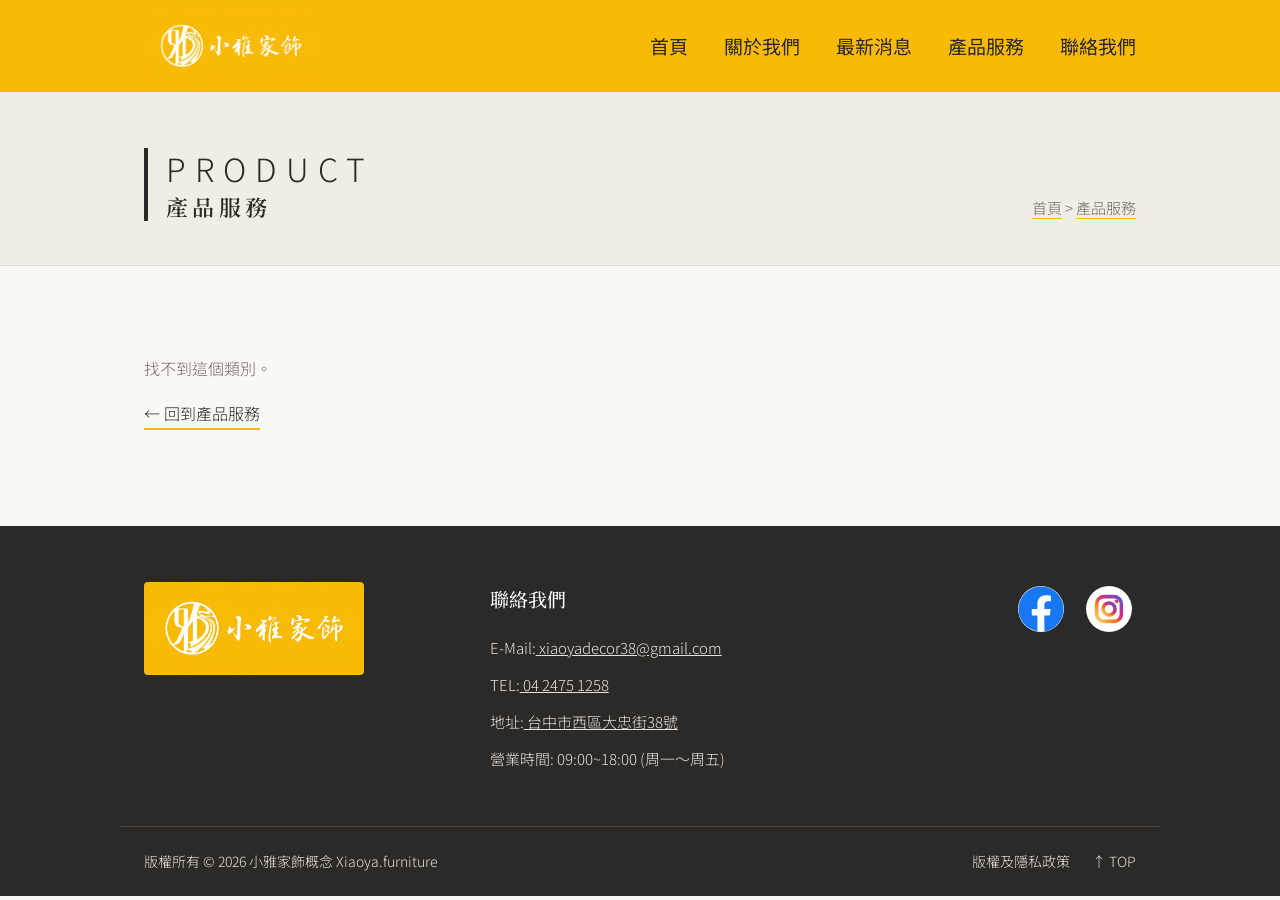
<file: category.html>
<!DOCTYPE html>
<html lang="zh-Hant"><head><meta charset="utf-8">
<meta name="viewport" content="width=device-width, initial-scale=1, viewport-fit=cover">
<title>產品服務｜小雅家飾概念</title>
<meta name="description" content="小雅家飾概念的產品類別與項目介紹，窗簾、壁紙、地板、皮革。">
<meta name="theme-color" content="#f9ba06">
<meta property="og:type" content="website">
<meta property="og:site_name" content="小雅家飾概念">
<meta property="og:locale" content="zh_TW">
<meta property="og:title" content="產品服務｜小雅家飾概念">
<meta property="og:description" content="小雅家飾概念的產品類別與項目介紹，窗簾、壁紙、地板、皮革。">
<meta property="og:image" content="https://www.xiaoya.com.tw/logo-wide.jpg">
<meta name="twitter:card" content="summary_large_image">
<link rel="icon" href="favicon.ico" sizes="48x48">
<link rel="icon" type="image/png" sizes="192x192" href="favicon-192.png">
<link rel="apple-touch-icon" href="favicon-192.png">
<link href="https://fonts.googleapis.com/css2?family=Noto+Sans+TC:wght@300;400;500&family=Noto+Serif+TC:wght@500;600&display=swap" rel="stylesheet">
<link rel="stylesheet" href="site.css"></head><body id="top">
<main id="m"></main>
<script src="site.js"></script>
<script>boot(d=>{
  const m=$('#m'),id=param('c'),p=(d.products||[]).find(x=>hid(x.name)===id);
  const sec=()=>{const s=el('section'),w=el('div');w.className='wrap';s.append(w);m.append(s);return w};
  if(!p){m.append(pageHead('PRODUCT','產品服務',[['首頁','index.html'],['產品服務','products.html']]));
    const w=sec();w.append(el('p','找不到這個類別。',{className:'empty'}),el('a','← 回到產品服務',{href:'products.html',className:'back'}));return}
  seo('台中'+p.name+'｜'+p.name+'產品服務｜小雅家飾概念',snip(p.desc,90)||('小雅家飾概念位於台中市西區，提供'+p.name+'的挑選、丈量與安裝諮詢。'),[['首頁',''],['產品服務','products.html'],[p.name,'category.html?c='+id]]);
  m.append(pageHead('PRODUCT',p.name,[['首頁','index.html'],['產品服務','products.html'],[p.name]]));
  const w=sec();
  if(p.desc){const l=el('div');l.className='lead';paras(l,p.desc);w.append(l)}
  const items=itemsOf(d,p);
  if(items.length){const g=el('div');g.className='grid';items.forEach(it=>catCard(g,it,'item.html?c='+id+'&i='+hid(it.name),it.name));w.append(g)}
  else{const pics=[p.image,...(p.gallery||[])].filter(Boolean);
    if(pics.length)w.append(photoGrid(pics,p.name));else w.append(el('p','項目整理中，敬請期待。',{className:'empty'}))}
  const c=el('p');c.className='more';c.style.textAlign='left';c.append(el('a','← 回到產品服務',{href:'products.html'}));w.append(c);
})</script></body></html>
</file>
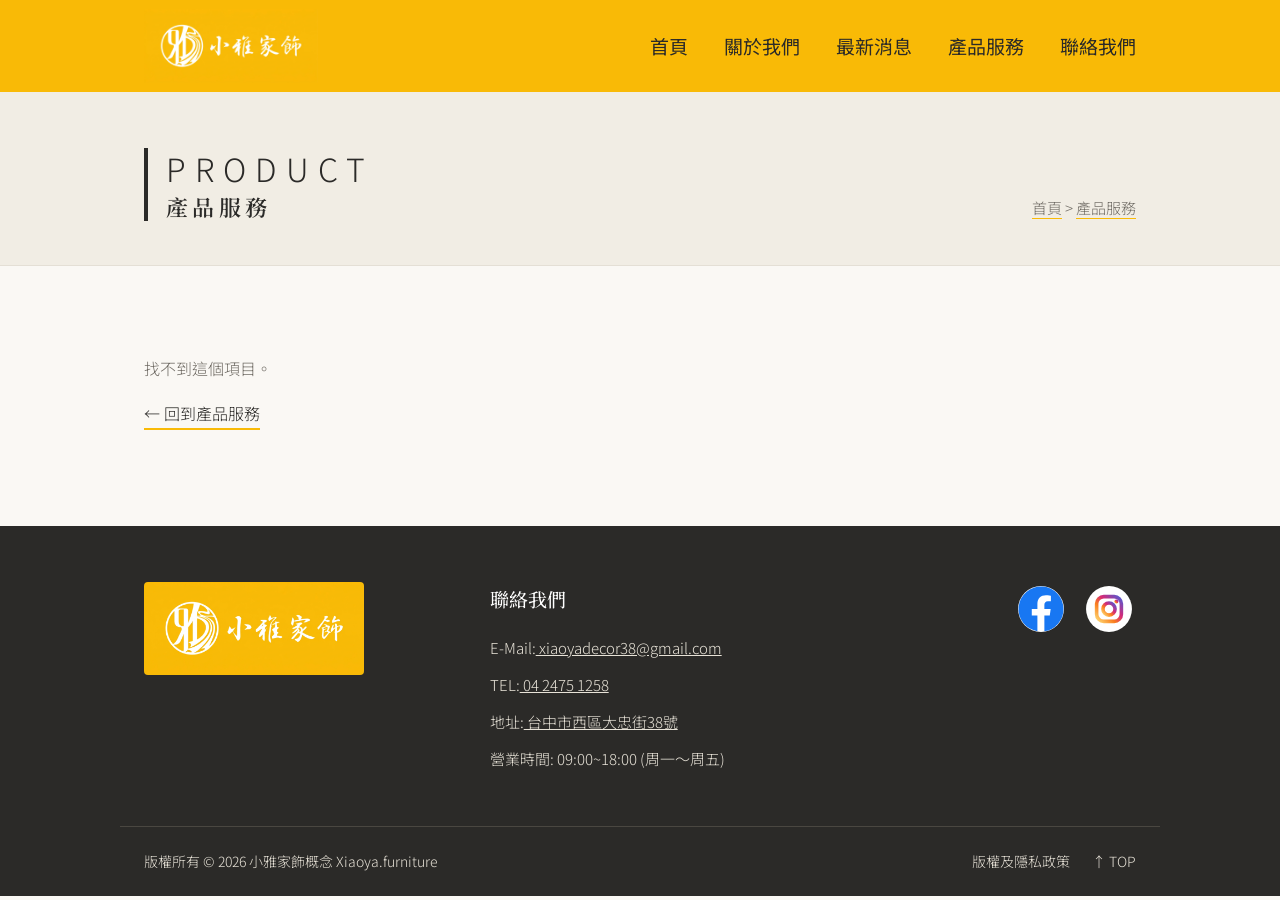
<file: item.html>
<!DOCTYPE html>
<html lang="zh-Hant"><head><meta charset="utf-8">
<meta name="viewport" content="width=device-width, initial-scale=1, viewport-fit=cover">
<title>產品服務｜小雅家飾概念</title>
<meta name="description" content="小雅家飾概念的產品項目介紹與實景照片。">
<meta name="theme-color" content="#f9ba06">
<meta property="og:type" content="website">
<meta property="og:site_name" content="小雅家飾概念">
<meta property="og:locale" content="zh_TW">
<meta property="og:title" content="產品服務｜小雅家飾概念">
<meta property="og:description" content="小雅家飾概念的產品項目介紹與實景照片。">
<meta property="og:image" content="https://www.xiaoya.com.tw/logo-wide.jpg">
<meta name="twitter:card" content="summary_large_image">
<link rel="icon" href="favicon.ico" sizes="48x48">
<link rel="icon" type="image/png" sizes="192x192" href="favicon-192.png">
<link rel="apple-touch-icon" href="favicon-192.png">
<link href="https://fonts.googleapis.com/css2?family=Noto+Sans+TC:wght@300;400;500&family=Noto+Serif+TC:wght@500;600&display=swap" rel="stylesheet">
<link rel="stylesheet" href="site.css"></head><body id="top">
<main id="m"></main>
<script src="site.js"></script>
<script>boot(d=>{
  const m=$('#m'),cid=param('c'),iid=param('i'),p=(d.products||[]).find(x=>hid(x.name)===cid),it=p&&itemsOf(d,p).find(x=>hid(x.name)===iid);
  const sec=()=>{const s=el('section'),w=el('div');w.className='wrap';s.append(w);m.append(s);return w};
  if(!it){m.append(pageHead('PRODUCT','產品服務',[['首頁','index.html'],['產品服務','products.html']]));
    const w=sec();w.append(el('p','找不到這個項目。',{className:'empty'}),el('a','← 回到產品服務',{href:'products.html',className:'back'}));return}
  const cu='category.html?c='+cid;
  seo(it.name+'｜台中'+p.name+'｜小雅家飾概念',snip(it.desc,100)||('小雅家飾概念位於台中市西區，提供'+it.name+'等'+p.name+'的挑選、丈量與安裝諮詢。'),[['首頁',''],['產品服務','products.html'],[p.name,'category.html?c='+cid],[it.name,'item.html?c='+cid+'&i='+iid]]);
  m.append(pageHead('PRODUCT',it.name,[['首頁','index.html'],['產品服務','products.html'],[p.name,cu],[it.name]]));
  const w=sec();
  const notice=d.product_notice===undefined||d.product_notice===null?NOTICE:d.product_notice;
  if(notice)w.append(el('p',notice,{className:'note'}));
  if(it.desc){const l=el('div');l.className='lead';paras(l,it.desc);w.append(l)}
  const fs=String(it.features||'').split(/\n/).map(x=>x.trim()).filter(Boolean);
  if(fs.length){const u=el('ul');u.className='feat';fs.forEach(f=>u.append(el('li',f)));w.append(u)}
  const pics=[...(it.photos||[])];if(!pics.length&&it.image)pics.push(it.image);
  if(pics.length)w.append(photoGrid(pics,it.name));else w.append(el('p','照片整理中，敬請期待。',{className:'empty'}));
  const cta=el('div');cta.className='cta';cta.append(el('h2','想了解更多？歡迎預約丈量與諮詢'),el('p','現場看樣、丈量與報價，我們都能協助。'));
  if(d.phone)cta.append(el('a','撥打電話 '+d.phone,{className:'btn',href:'tel:'+d.phone.replace(/[^\d+]/g,'').replace(/^0/,'+886')}));
  if(d.form_url)cta.append(el('a','我要諮詢／我要裝窗簾',{className:'btn o',href:d.form_url,target:'_blank',rel:'noopener'}));
  if(d.facebook)cta.append(el('a','Facebook 私訊',{className:'btn o',href:d.facebook,target:'_blank',rel:'noopener'}));
  cta.append(el('a','聯絡資訊',{className:'btn o',href:'#contact'}));w.append(cta);
  const sib=itemsOf(d,p);if(sib.length>1){const s=el('div');s.className='sib';s.append(el('h3','其他'+p.name+'項目'));
    sib.forEach(x=>{const a=el('a',x.name,{href:'item.html?c='+cid+'&i='+hid(x.name)});if(x===it)a.className='on';s.append(a)});w.append(s)}
})</script></body></html>
</file>
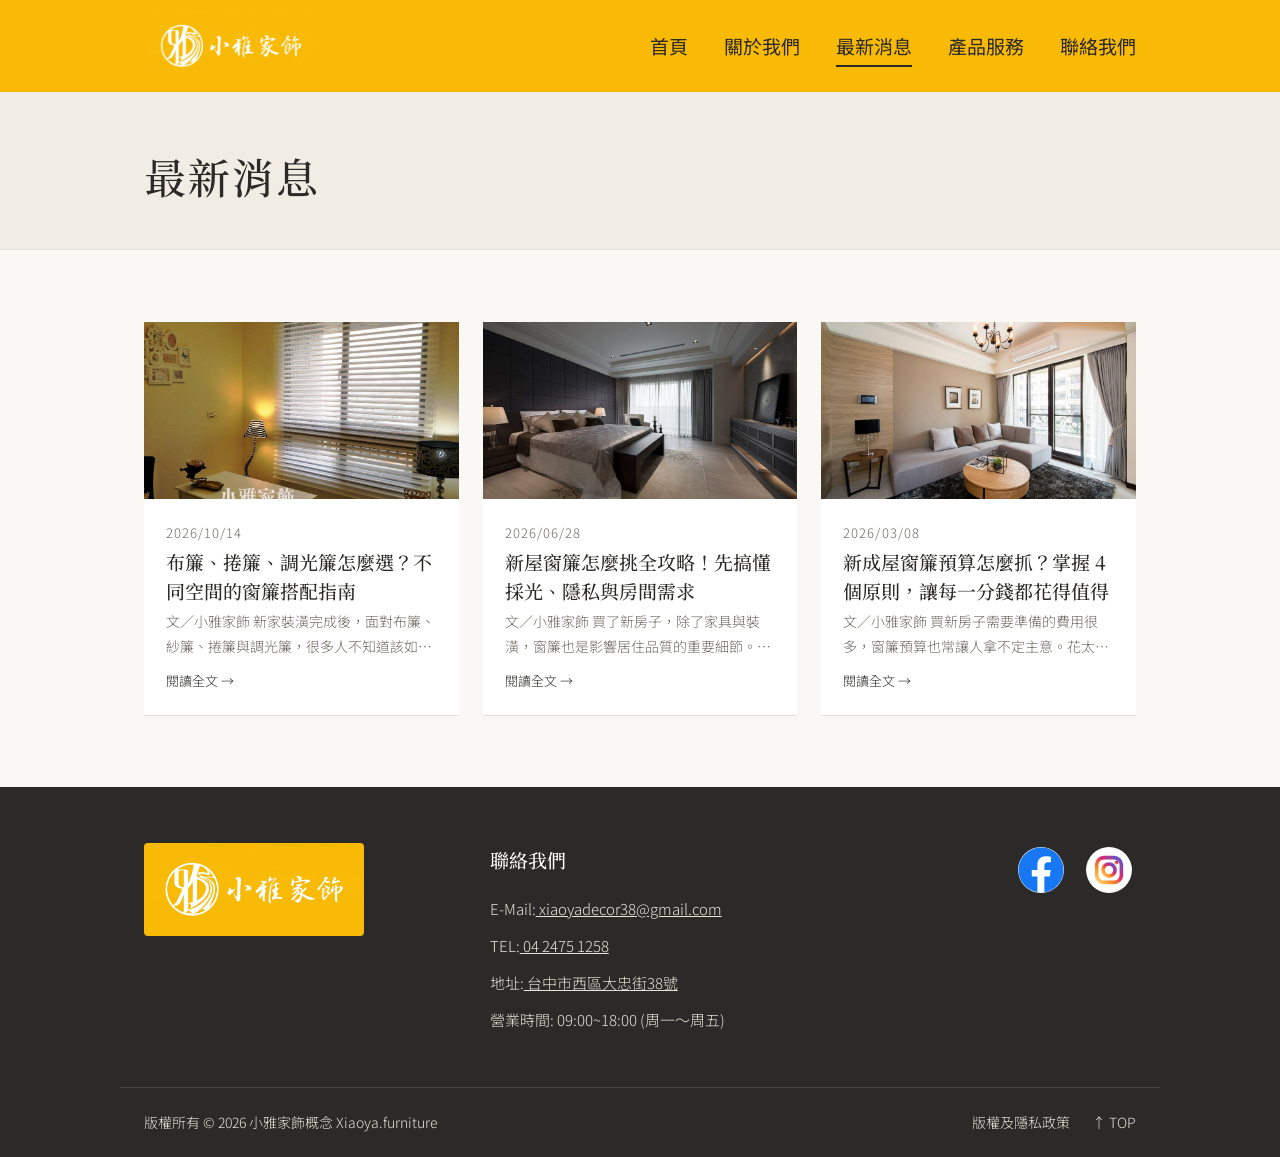
<file: news.html>
<!DOCTYPE html>
<html lang="zh-Hant"><head><meta charset="utf-8">
<meta name="viewport" content="width=device-width, initial-scale=1, viewport-fit=cover">
<title>最新消息｜小雅家飾概念</title>
<meta name="description" content="小雅家飾概念最新消息、活動與新品資訊。">
<meta name="theme-color" content="#f9ba06">
<meta property="og:type" content="website">
<meta property="og:site_name" content="小雅家飾概念">
<meta property="og:locale" content="zh_TW">
<meta property="og:title" content="最新消息｜小雅家飾概念">
<meta property="og:description" content="小雅家飾概念最新消息、活動與新品資訊。">
<meta property="og:image" content="https://www.xiaoya.com.tw/logo-wide.jpg">
<meta name="twitter:card" content="summary_large_image">
<meta property="og:url" content="https://www.xiaoya.com.tw/news.html">
<link rel="canonical" href="https://www.xiaoya.com.tw/news.html">
<link rel="icon" href="favicon.ico" sizes="48x48">
<link rel="icon" type="image/png" sizes="192x192" href="favicon-192.png">
<link rel="apple-touch-icon" href="favicon-192.png">
<link href="https://fonts.googleapis.com/css2?family=Noto+Sans+TC:wght@300;400;500&family=Noto+Serif+TC:wght@500;600&display=swap" rel="stylesheet">
<link rel="stylesheet" href="site.css"></head><body id="top">
<main id="m"></main>
<script src="site.js"></script>
<script>boot(d=>{
  const m=$('#m'),list=d.news||[],id=new URLSearchParams(location.search).get('id'),n=id&&list.find(x=>nid(x)===id);
  const head=t=>{const h=el('div');h.className='pagehead';h.innerHTML='<div class="wrap"><h1></h1></div>';h.querySelector('h1').textContent=t;m.append(h)};
  if(n){seo(n.title+'｜小雅家飾概念',n.summary||snip(n.body,100));
    const s=el('section'),w=el('div');w.className='wrap';const a=el('article');a.className='art';
    a.append(el('a','← 回到最新消息',{href:'news.html',className:'back'}));
    if(n.image)a.append(el('img','',{className:'cover',src:url(n.image),alt:n.title}));
    a.append(el('time',n.date),el('h1',n.title));paras(a,n.body);
    if((n.gallery||[]).length){const g=el('div');g.className='gal';const pics=n.gallery.map(p=>({src:url(p),cap:n.title}));
      pics.forEach((p,i)=>{const im=el('img','',{src:p.src,alt:n.title,loading:'lazy'});im.onclick=()=>openLb(pics,i);g.append(im)});a.append(g)}
    w.append(a);s.append(w);m.append(s)}
  else{head(d.news_title||'最新消息');
    const s=el('section'),w=el('div');w.className='wrap';const g=el('div');g.className='nl';
    if(!list.length)w.append(el('p','目前沒有消息，敬請期待。',{className:'empty'}));
    let shown=0;const more=el('p');more.className='more';const b=el('button','載入更多',{type:'button',className:'btn'});b.style.border='0';b.style.cursor='pointer';more.append(b);
    const next=()=>{list.slice(shown,shown+9).forEach(x=>g.append(newsCard(x)));shown+=9;more.hidden=shown>=list.length};
    b.onclick=next;w.append(g,more);s.append(w);m.append(s);next()}
})</script></body></html>
</file>
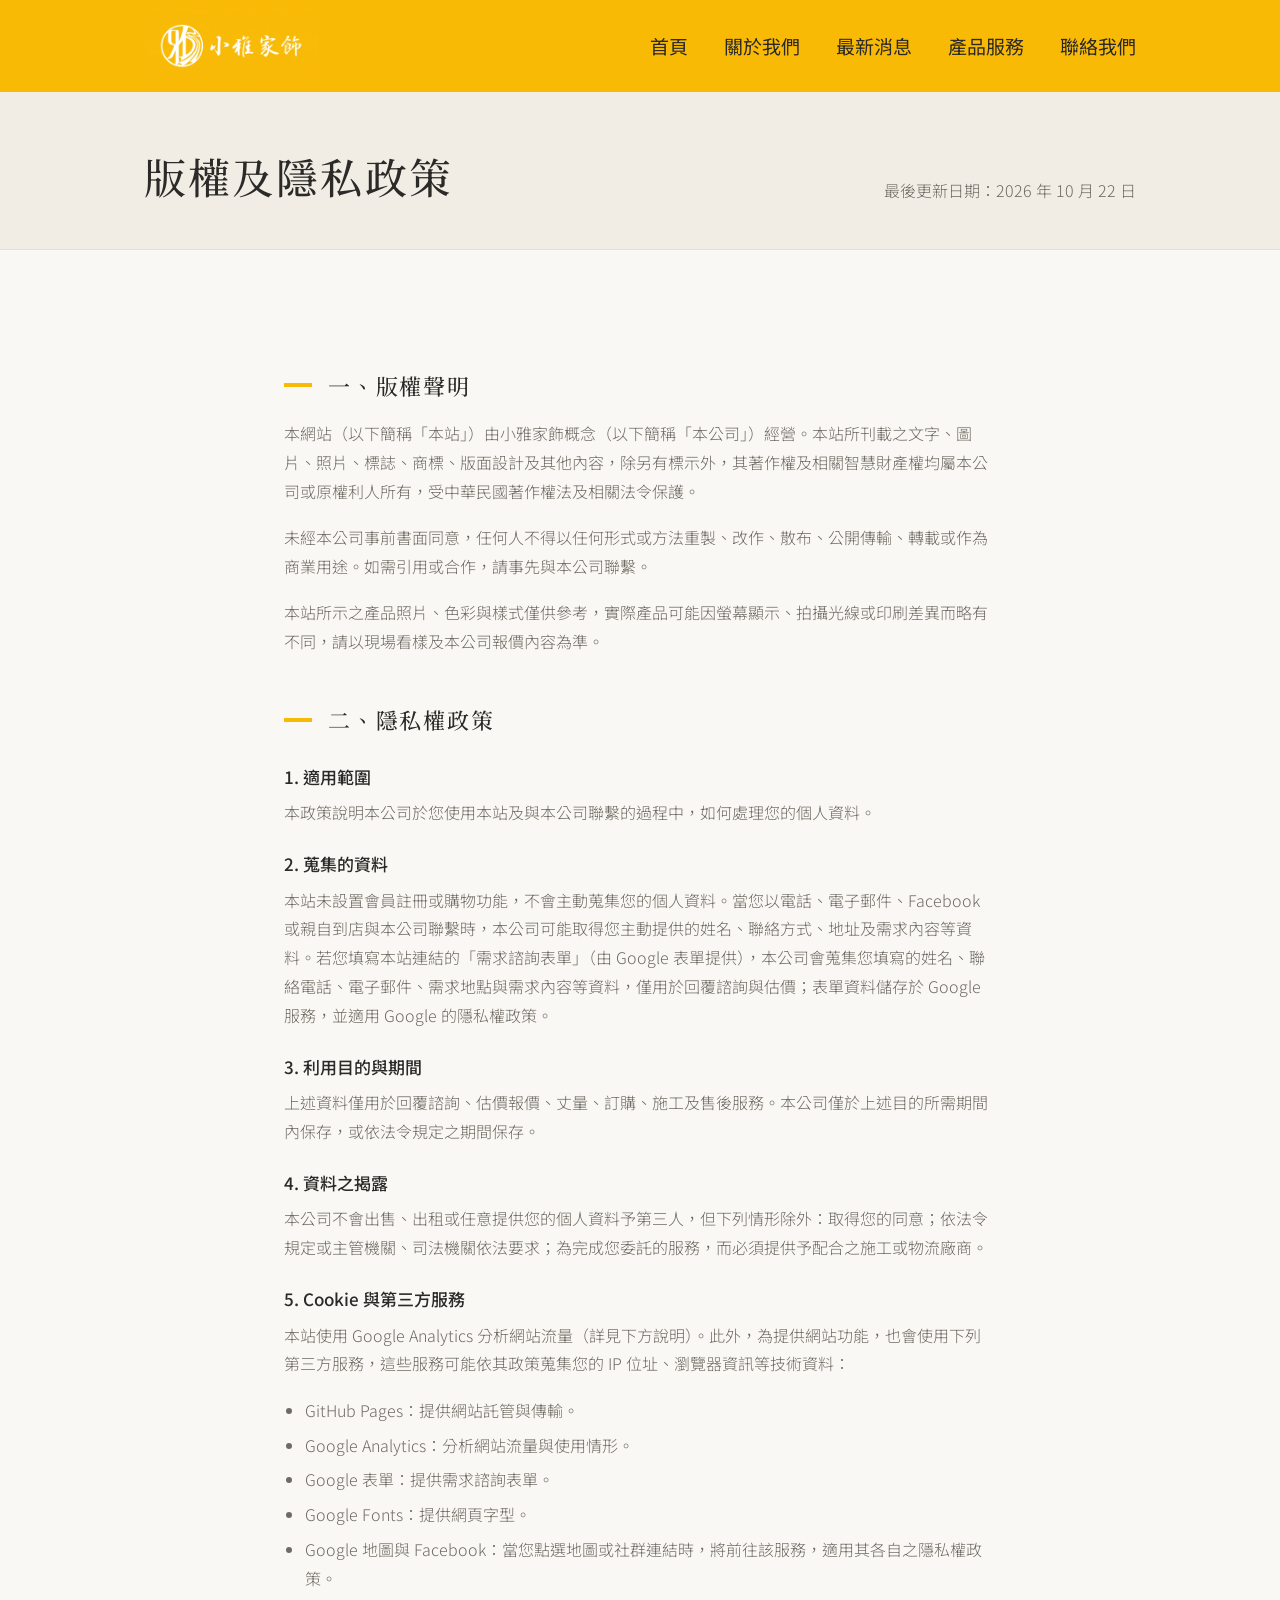
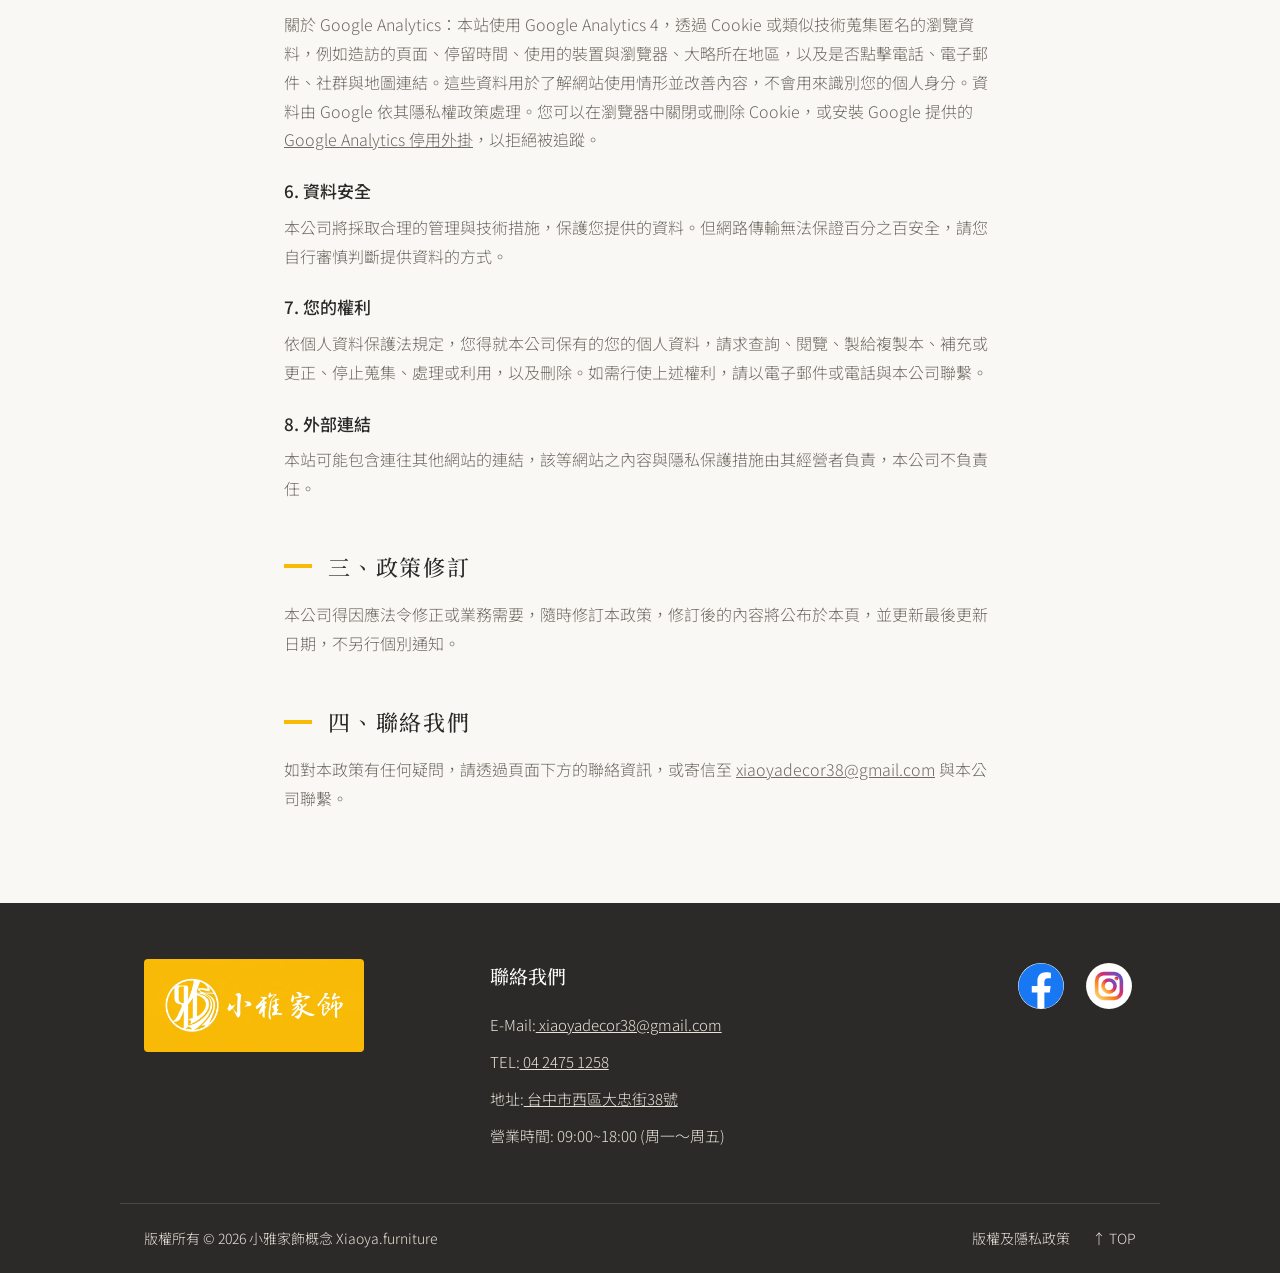
<file: privacy.html>
<!DOCTYPE html>
<html lang="zh-Hant"><head><meta charset="utf-8">
<meta name="viewport" content="width=device-width, initial-scale=1, viewport-fit=cover">
<title>版權及隱私政策｜小雅家飾概念</title>
<meta name="description" content="小雅家飾概念網站的版權聲明與隱私權政策。">
<meta name="theme-color" content="#f9ba06">
<meta property="og:type" content="website">
<meta property="og:site_name" content="小雅家飾概念">
<meta property="og:locale" content="zh_TW">
<meta property="og:title" content="版權及隱私政策｜小雅家飾概念">
<meta property="og:description" content="小雅家飾概念網站的版權聲明與隱私權政策。">
<meta property="og:image" content="https://www.xiaoya.com.tw/logo-wide.jpg">
<meta name="twitter:card" content="summary_large_image">
<meta property="og:url" content="https://www.xiaoya.com.tw/privacy.html">
<link rel="canonical" href="https://www.xiaoya.com.tw/privacy.html">
<link rel="icon" href="favicon.ico" sizes="48x48">
<link rel="icon" type="image/png" sizes="192x192" href="favicon-192.png">
<link rel="apple-touch-icon" href="favicon-192.png">
<link href="https://fonts.googleapis.com/css2?family=Noto+Sans+TC:wght@300;400;500&family=Noto+Serif+TC:wght@500;600&display=swap" rel="stylesheet">
<link rel="stylesheet" href="site.css"></head><body id="top">
<main><div class="pagehead"><div class="wrap"><h1>版權及隱私政策</h1><p>最後更新日期：2026 年 10 月 22 日</p></div></div>
<section><div class="wrap doc">
<h2>一、版權聲明</h2>
<p>本網站（以下簡稱「本站」）由小雅家飾概念（以下簡稱「本公司」）經營。本站所刊載之文字、圖片、照片、標誌、商標、版面設計及其他內容，除另有標示外，其著作權及相關智慧財產權均屬本公司或原權利人所有，受中華民國著作權法及相關法令保護。</p>
<p>未經本公司事前書面同意，任何人不得以任何形式或方法重製、改作、散布、公開傳輸、轉載或作為商業用途。如需引用或合作，請事先與本公司聯繫。</p>
<p>本站所示之產品照片、色彩與樣式僅供參考，實際產品可能因螢幕顯示、拍攝光線或印刷差異而略有不同，請以現場看樣及本公司報價內容為準。</p>
<h2>二、隱私權政策</h2>
<h3>1. 適用範圍</h3>
<p>本政策說明本公司於您使用本站及與本公司聯繫的過程中，如何處理您的個人資料。</p>
<h3>2. 蒐集的資料</h3>
<p>本站未設置會員註冊或購物功能，不會主動蒐集您的個人資料。當您以電話、電子郵件、Facebook 或親自到店與本公司聯繫時，本公司可能取得您主動提供的姓名、聯絡方式、地址及需求內容等資料。若您填寫本站連結的「需求諮詢表單」（由 Google 表單提供），本公司會蒐集您填寫的姓名、聯絡電話、電子郵件、需求地點與需求內容等資料，僅用於回覆諮詢與估價；表單資料儲存於 Google 服務，並適用 Google 的隱私權政策。</p>
<h3>3. 利用目的與期間</h3>
<p>上述資料僅用於回覆諮詢、估價報價、丈量、訂購、施工及售後服務。本公司僅於上述目的所需期間內保存，或依法令規定之期間保存。</p>
<h3>4. 資料之揭露</h3>
<p>本公司不會出售、出租或任意提供您的個人資料予第三人，但下列情形除外：取得您的同意；依法令規定或主管機關、司法機關依法要求；為完成您委託的服務，而必須提供予配合之施工或物流廠商。</p>
<h3>5. Cookie 與第三方服務</h3>
<p>本站使用 Google Analytics 分析網站流量（詳見下方說明）。此外，為提供網站功能，也會使用下列第三方服務，這些服務可能依其政策蒐集您的 IP 位址、瀏覽器資訊等技術資料：</p>
<ul><li>GitHub Pages：提供網站託管與傳輸。</li><li>Google Analytics：分析網站流量與使用情形。</li><li>Google 表單：提供需求諮詢表單。</li><li>Google Fonts：提供網頁字型。</li><li>Google 地圖與 Facebook：當您點選地圖或社群連結時，將前往該服務，適用其各自之隱私權政策。</li></ul>
<p>關於 Google Analytics：本站使用 Google Analytics 4，透過 Cookie 或類似技術蒐集匿名的瀏覽資料，例如造訪的頁面、停留時間、使用的裝置與瀏覽器、大略所在地區，以及是否點擊電話、電子郵件、社群與地圖連結。這些資料用於了解網站使用情形並改善內容，不會用來識別您的個人身分。資料由 Google 依其隱私權政策處理。您可以在瀏覽器中關閉或刪除 Cookie，或安裝 Google 提供的 <a href="https://tools.google.com/dlpage/gaoptout" target="_blank" rel="noopener">Google Analytics 停用外掛</a>，以拒絕被追蹤。</p>
<h3>6. 資料安全</h3>
<p>本公司將採取合理的管理與技術措施，保護您提供的資料。但網路傳輸無法保證百分之百安全，請您自行審慎判斷提供資料的方式。</p>
<h3>7. 您的權利</h3>
<p>依個人資料保護法規定，您得就本公司保有的您的個人資料，請求查詢、閱覽、製給複製本、補充或更正、停止蒐集、處理或利用，以及刪除。如需行使上述權利，請以電子郵件或電話與本公司聯繫。</p>
<h3>8. 外部連結</h3>
<p>本站可能包含連往其他網站的連結，該等網站之內容與隱私保護措施由其經營者負責，本公司不負責任。</p>
<h2>三、政策修訂</h2>
<p>本公司得因應法令修正或業務需要，隨時修訂本政策，修訂後的內容將公布於本頁，並更新最後更新日期，不另行個別通知。</p>
<h2>四、聯絡我們</h2>
<p>如對本政策有任何疑問，請透過頁面下方的聯絡資訊，或寄信至 <a href="mailto:xiaoyadecor38@gmail.com">xiaoyadecor38@gmail.com</a> 與本公司聯繫。</p>
</div></section></main>
<script src="site.js"></script><script>boot()</script></body></html>
</file>
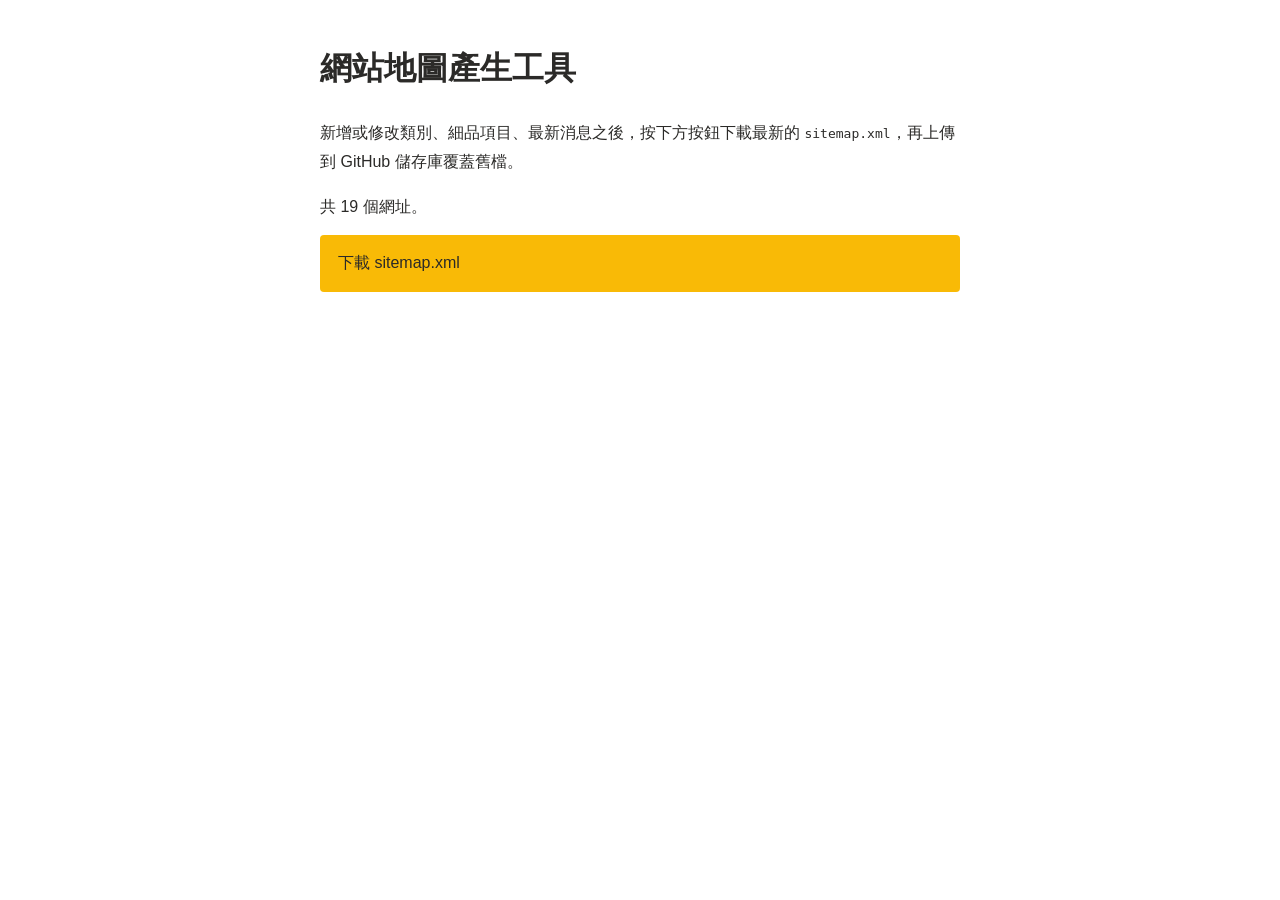
<file: sitemap-tool.html>
<!DOCTYPE html>
<html lang="zh-Hant"><head><meta charset="utf-8"><meta name="viewport" content="width=device-width, initial-scale=1">
<meta name="robots" content="noindex, nofollow"><title>網站地圖產生工具｜小雅家飾概念</title>
<style>body{font-family:"Noto Sans TC","Microsoft JhengHei",sans-serif;max-width:640px;margin:40px auto;padding:0 20px;line-height:1.8;color:#2b2a28}
a.b{display:block;margin:14px 0;padding:14px 18px;background:#f9ba06;color:#2b2a28;text-decoration:none;border-radius:4px;font-weight:500}</style></head><body>
<h1>網站地圖產生工具</h1><p>新增或修改類別、細品項目、最新消息之後，按下方按鈕下載最新的 <code>sitemap.xml</code>，再上傳到 GitHub 儲存庫覆蓋舊檔。</p><div id="o">讀取中…</div>
<script>
const B='https://www.xiaoya.com.tw/';
const hid=s=>{let h=5381;s=String(s||'');for(let i=0;i<s.length;i++)h=((h<<5)+h+s.charCodeAt(i))>>>0;return h.toString(36)};
const J=u=>fetch(u+'?'+Date.now()).then(r=>r.ok?r.json():{}).catch(()=>({}));
const esc=s=>s.replace(/&/g,'&amp;');
Promise.all(['site','products','items','news'].map(n=>J(n+'.json'))).then(a=>Object.assign({},...a)).then(d=>{
  const u=['','products.html','about.html','news.html','privacy.html'];
  (d.products||[]).forEach(p=>u.push('category.html?c='+hid(p.name)));
  (d.items||[]).forEach(it=>{const p=(d.products||[]).find(x=>x.name===it.category);if(p)u.push('item.html?c='+hid(p.name)+'&i='+hid(it.name))});
  (d.news||[]).forEach(n=>{if(n.body||n.image||(n.gallery||[]).length)u.push('news.html?id='+hid((n.date||'')+'|'+(n.title||'')))});
  const day=new Date().toISOString().slice(0,10);
  const xml='<?xml version="1.0" encoding="UTF-8"?>\n<urlset xmlns="http://www.sitemaps.org/schemas/sitemap/0.9">\n'+u.map(x=>'  <url><loc>'+esc(B+x)+'</loc><lastmod>'+day+'</lastmod></url>').join('\n')+'\n</urlset>\n';
  const o=document.getElementById('o');o.textContent='共 '+u.length+' 個網址。';
  const a=document.createElement('a');a.className='b';a.textContent='下載 sitemap.xml';a.href=URL.createObjectURL(new Blob([xml],{type:'application/xml'}));a.download='sitemap.xml';o.append(a)});
</script></body></html>
</file>
<file: site.css>
:root{--bg:#faf8f4;--alt:#f1ede4;--ink:#2b2a28;--mute:#6f6b64;--line:#e4dfd5;--sun:#f9ba06;--card:#fff}
@media (prefers-color-scheme:dark){:root{--bg:#1f1e1c;--alt:#262523;--ink:#f0ece3;--mute:#a8a299;--line:#3a3834;--card:#2e2d2a}}
html{scroll-behavior:smooth;scroll-padding-top:90px}*{box-sizing:border-box}
body{margin:0;background:var(--bg);color:var(--ink);font-family:"Noto Sans TC","PingFang TC","Microsoft JhengHei",sans-serif;font-weight:300;line-height:1.8}
a{color:inherit}:focus-visible{outline:2px solid var(--ink);outline-offset:3px}
.wrap{max-width:1040px;margin:0 auto;padding:0 24px}
header.site{position:sticky;top:0;z-index:5;background:var(--sun);padding-top:env(safe-area-inset-top,0px)}
header.site .wrap{display:flex;justify-content:space-between;align-items:center;min-height:92px;flex-wrap:wrap;gap:4px 20px}
.brand{display:block;line-height:0}.brand img{height:74px;width:auto;display:block}
header nav a{margin-left:36px;text-decoration:none;font-size:19px;color:#2b2a28;font-weight:400;padding:6px 0;border-bottom:2px solid transparent}
header nav a:hover,header nav a.on{border-bottom-color:#2b2a28}
.menu{display:none;background:none;border:0;padding:10px;cursor:pointer;width:48px;height:48px;flex-direction:column;justify-content:center;gap:6px}
.menu span{display:block;height:3px;background:#2b2a28;border-radius:2px;transition:transform .2s,opacity .2s}
header.open .menu span:nth-child(1){transform:translateY(9px) rotate(45deg)}header.open .menu span:nth-child(2){opacity:0}header.open .menu span:nth-child(3){transform:translateY(-9px) rotate(-45deg)}
.hero{position:relative;background:var(--bg) url(hero.jpg) center/cover;min-height:min(80vh,640px);display:grid;grid-template-columns:1fr 1fr;align-items:stretch;padding:0}
.hero::before{content:"";position:absolute;inset:0;pointer-events:none;background:linear-gradient(90deg,rgba(250,248,244,.86) 0%,rgba(250,248,244,.62) 42%,rgba(250,248,244,.08) 52%,rgba(250,248,244,0) 100%)}
.hero.nopic{grid-template-columns:1fr}.hero.nopic::before{background:linear-gradient(90deg,rgba(250,248,244,.88) 0%,rgba(250,248,244,.6) 40%,rgba(250,248,244,0) 70%)}
.hero .txt{position:relative;z-index:1;display:flex;flex-direction:column;justify-content:center;align-items:flex-start;padding:64px 40px 64px max(24px,calc((100vw - 1040px)/2 + 24px));color:#2b2a28}
.hero .pic{position:relative;z-index:1;min-height:320px}.hero .pic img{position:absolute;inset:0;width:100%;height:100%;object-fit:cover}
.txt small{display:block;font-size:13px;letter-spacing:.3em;margin-bottom:16px;color:#55514a}
h1{font-family:"Noto Serif TC",serif;font-weight:500;font-size:clamp(32px,5vw,52px);line-height:1.35;margin:0 0 14px;letter-spacing:.05em}
.en{font-size:17px;margin:0 0 30px;color:#55514a}
.btn{display:inline-block;background:#2b2a28;color:#fff;padding:13px 30px;text-decoration:none;font-weight:500;border-radius:2px;margin:0 10px 10px 0}
.btn:hover{background:#000}.btn.o{background:transparent;color:#2b2a28;border:1px solid #2b2a28}.btn.o:hover{background:#2b2a28;color:#fff}
.pagehead{background:var(--alt);padding:56px 0 44px;border-bottom:1px solid var(--line)}
.pagehead h1{margin:0;font-size:clamp(30px,4.4vw,42px)}.pagehead p{margin:8px 0 0;color:var(--mute)}
section{padding:72px 0}section.alt{background:var(--alt)}
h2{font-family:"Noto Serif TC",serif;font-weight:500;font-size:28px;margin:0 0 36px;letter-spacing:.08em;display:flex;align-items:center;gap:16px}
h2::before{content:"";width:28px;height:4px;background:var(--sun)}
.more{margin:32px 0 0;text-align:right}.more a{text-decoration:none;border-bottom:2px solid var(--sun);padding-bottom:2px}
.grid{display:grid;grid-template-columns:repeat(auto-fill,minmax(240px,1fr));gap:24px}
.item{background:var(--card);display:flex;flex-direction:column;box-shadow:0 1px 0 var(--line)}
.ph{display:block;width:100%;padding:0;border:0;background:none;cursor:zoom-in;overflow:hidden}
.ph img{width:100%;aspect-ratio:4/3;object-fit:cover;display:block;transition:transform .4s}.ph:hover img{transform:scale(1.04)}
.item .tx{padding:22px;flex:1}
.item .tx.clk{cursor:pointer}.item .tx.clk:hover h3{text-decoration:underline;text-decoration-color:var(--sun);text-decoration-thickness:3px;text-underline-offset:4px}.item h3{font-family:"Noto Serif TC",serif;font-weight:500;font-size:21px;margin:0 0 6px}
.item p{margin:0;color:var(--mute);font-size:14px;white-space:pre-line}
.nl{display:grid;grid-template-columns:repeat(auto-fill,minmax(260px,1fr));gap:24px}
.nc{background:var(--card);display:flex;flex-direction:column;text-decoration:none;color:inherit;box-shadow:0 1px 0 var(--line)}
a.nc:hover h3{text-decoration:underline;text-decoration-color:var(--sun);text-decoration-thickness:3px}
.nc .th{aspect-ratio:16/9;object-fit:cover;width:100%;display:block}
.nc .tx{padding:22px;display:flex;flex-direction:column;gap:4px}.nc time{font-size:13px;color:var(--mute);letter-spacing:.08em}
.nc h3{font-family:"Noto Serif TC",serif;font-weight:500;font-size:19px;margin:0;line-height:1.5}
.nc p{margin:0;color:var(--mute);font-size:14px;display:-webkit-box;-webkit-line-clamp:2;-webkit-box-orient:vertical;overflow:hidden}
.nc .go{font-size:13px;margin-top:6px}
.abt{display:grid;grid-template-columns:1fr;gap:48px;align-items:center}.abt.has{grid-template-columns:1.2fr 1fr}
.abt p,.doc p{margin:0 0 1.1em;color:var(--mute);font-size:16px}.abt img{width:100%;display:block}
.art{max-width:760px;margin:0 auto}.art .cover{width:100%;display:block;margin-bottom:28px}
.art time{color:var(--mute);font-size:14px}.art h1{font-size:clamp(26px,4vw,36px);margin:4px 0 24px}
.art p{margin:0 0 1.2em;white-space:pre-line}.art .gal{display:grid;gap:14px;margin-top:28px}.art .gal img{width:100%;display:block;cursor:zoom-in}
.back{display:inline-block;margin-bottom:24px;text-decoration:none;border-bottom:2px solid var(--sun)}
.doc{max-width:760px}.doc h2{font-size:22px;margin:44px 0 14px}.doc h3{font-size:17px;font-weight:500;margin:22px 0 6px}.doc ul{color:var(--mute);padding-left:1.3em;margin:0 0 1.1em}.doc li{margin-bottom:6px}
.empty{color:var(--mute)}
footer.site{background:#2b2a28;color:#e8e3d8;font-size:15px}
.ft{display:grid;grid-template-columns:1fr 1.6fr auto;gap:48px;padding-top:56px;padding-bottom:44px;align-items:start}
.ft img.fl{width:220px;max-width:100%;border-radius:4px;display:block}
.ft h4{font-family:"Noto Serif TC",serif;font-weight:500;font-size:19px;margin:0 0 18px;color:#fff}
.ft ul{list-style:none;margin:0;padding:0}.ft li{margin-bottom:10px}.ft a{color:inherit}
.ft .soc{display:flex;gap:14px}.ft .soc a{display:block;width:54px;height:54px;transition:transform .2s}.ft .soc a:hover{transform:scale(1.08)}.ft .soc svg{width:100%;height:100%;display:block}
.bar{border-top:1px solid #4a4741;display:flex;justify-content:space-between;align-items:center;gap:12px;flex-wrap:wrap;padding-top:22px;padding-bottom:calc(22px + env(safe-area-inset-bottom,0px));font-size:14px}
.bar a{text-decoration:none;margin-left:22px}.bar a:hover{color:var(--sun)}
dialog{border:0;padding:0;background:transparent;max-width:100vw;max-height:100vh;width:100vw;height:100vh}
dialog::backdrop{background:rgba(0,0,0,.88)}
.lb{width:100%;height:100%;display:flex;flex-direction:column;align-items:center;justify-content:center;gap:12px;padding:20px}
.lb img{max-width:100%;max-height:78vh;object-fit:contain}.lb p{color:#eee;margin:0;text-align:center;max-width:640px;font-size:14px}
.cb{position:absolute;background:rgba(255,255,255,.18);color:#fff;border:0;font-size:28px;width:48px;height:48px;border-radius:50%;cursor:pointer;line-height:1}
.x{top:16px;right:16px}.pv{left:12px;top:50%}.nx{right:12px;top:50%}
@media(max-width:760px){
 header.site .wrap{display:grid;grid-template-columns:48px 1fr 48px;align-items:center;min-height:64px;padding-top:4px;padding-bottom:4px}
 .menu{display:flex}.brand{justify-self:center}.brand img{height:46px}
 header nav{display:none;position:absolute;top:100%;left:0;right:0;background:var(--bg);box-shadow:0 12px 24px rgba(0,0,0,.18);border-top:1px solid rgba(0,0,0,.1)}
 header.open nav{display:block}
 header nav a{display:block;margin:0;padding:16px 24px;font-size:18px;color:var(--ink);border-bottom:1px solid var(--line);border-left:5px solid transparent}
 header nav a.on{border-left-color:var(--sun);border-bottom-color:var(--line);font-weight:500}header.site .wrap{padding-top:6px;padding-bottom:6px}
 .hero{grid-template-columns:1fr;min-height:0;display:flex;flex-direction:column}.hero::before{display:none}.hero.nopic{padding-top:170px}.hero .pic{order:-1;min-height:240px}.hero .txt{margin:0 16px 24px;padding:32px 24px;background:rgba(255,255,255,.93);border-top:5px solid var(--sun);box-shadow:0 10px 40px rgba(0,0,0,.12)}.hero.pich .txt{margin-top:-40px}
 .abt.has{grid-template-columns:1fr}section{padding:52px 0}.ft{grid-template-columns:1fr;gap:32px}.bar a{margin:0 0 0 16px}}

.pagehead .wrap{display:flex;justify-content:space-between;align-items:flex-end;gap:12px 24px;flex-wrap:wrap}
.ph-t{border-left:4px solid var(--ink);padding-left:18px}
.ph-t .en2{display:block;font-size:clamp(22px,3.4vw,32px);letter-spacing:.28em;font-weight:300;line-height:1.3}
.ph-t h1{font-size:clamp(18px,2.4vw,22px);font-weight:600;letter-spacing:.2em;margin:2px 0 0}
.crumb{font-size:15px;color:var(--mute)}.crumb a{text-decoration:none;border-bottom:1px solid var(--sun)}.crumb a:hover{color:var(--ink)}.crumb span{color:var(--ink)}
.cat{display:block;text-decoration:none;color:inherit;text-align:center}
.cat .cf{display:block;overflow:hidden;background:var(--alt)}
.cat img{width:100%;aspect-ratio:4/3;object-fit:cover;display:block;transition:transform .4s}
.cat:hover img{transform:scale(1.05)}
.cat .cn{display:block;padding:16px 0 4px;font-size:20px;letter-spacing:.2em;font-family:"Noto Serif TC",serif}
.cat:hover .cn{text-decoration:underline;text-decoration-color:var(--sun);text-decoration-thickness:3px;text-underline-offset:6px}
.note{color:var(--mute);font-size:14px;white-space:pre-line;margin:0 0 32px;max-width:760px}
.lead{max-width:760px;margin:0 0 32px}.lead p{margin:0 0 1em;color:var(--mute)}
.feat{max-width:760px;margin:0 0 32px;padding-left:1.3em;color:var(--mute)}.feat li{margin-bottom:6px}
.pg{display:grid;grid-template-columns:repeat(auto-fill,minmax(190px,1fr));gap:16px}
.pg button{padding:0;border:0;background:none;cursor:zoom-in;border-radius:14px;overflow:hidden;display:block}
.pg img{width:100%;aspect-ratio:1;object-fit:cover;display:block;transition:transform .4s}.pg button:hover img{transform:scale(1.05)}
.cta{margin-top:56px;padding:32px;background:var(--alt);border-left:5px solid var(--sun)}
.cta h2{font-size:20px;margin:0 0 8px}.cta h2::before{display:none}.cta p{margin:0 0 18px;color:var(--mute)}
.sib{margin-top:40px}.sib h3{font-size:16px;font-weight:500;margin:0 0 12px;letter-spacing:.1em}
.sib a{display:inline-block;margin:0 10px 10px 0;padding:6px 18px;border:1px solid var(--line);text-decoration:none;border-radius:20px;background:var(--card)}
.sib a:hover,.sib a.on{background:var(--sun);border-color:var(--sun);color:#2b2a28}
@media(max-width:760px){.pg{grid-template-columns:repeat(2,1fr)}.cta{padding:24px}.crumb{font-size:14px}}

.cat .cf.ph0{aspect-ratio:4/3;display:flex;align-items:center;justify-content:center}.cat .cf.ph0 img{width:34%;aspect-ratio:1;object-fit:contain;opacity:.55;border-radius:50%;transform:none}

.lead p{white-space:pre-line}

.ft .fbtn{display:inline-block;margin-top:14px;background:var(--sun);color:#2b2a28;padding:13px 28px;font-weight:500;text-decoration:none;border-radius:2px}.ft .fbtn:hover{filter:brightness(.93)}
</file>
